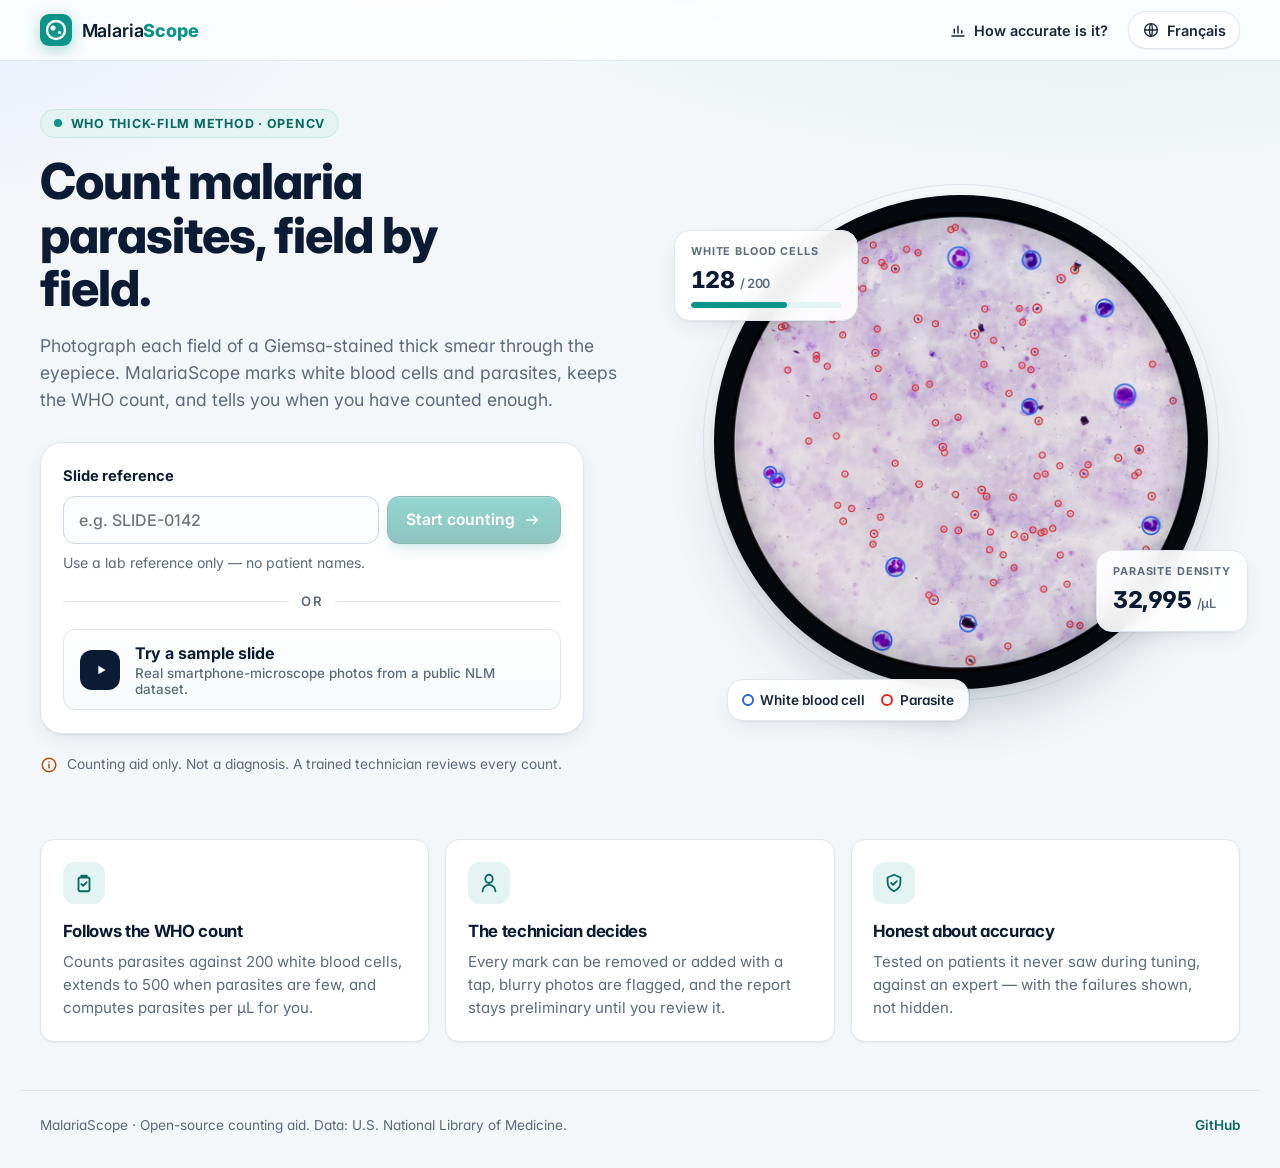
<file: public/index.html>
<!doctype html>
<html lang="en">
<head>
  <meta charset="utf-8">
  <meta name="viewport" content="width=device-width, initial-scale=1">
  <title>MalariaScope — thick-smear counting aid</title>
  <meta name="description" content="Counts malaria parasites against white blood cells on thick blood smear photos, field by field, following the WHO method.">
  <meta name="theme-color" content="#0B1B33">
  <link rel="icon" href="data:image/svg+xml,%3Csvg xmlns='http://www.w3.org/2000/svg' viewBox='0 0 32 32'%3E%3Crect width='32' height='32' rx='9' fill='%230D9488'/%3E%3Ccircle cx='16' cy='16' r='9' fill='none' stroke='%23fff' stroke-width='2.4'/%3E%3Ccircle cx='13' cy='14' r='2.6' fill='%23fff'/%3E%3Ccircle cx='19.5' cy='18.5' r='1.6' fill='%23fff'/%3E%3C/svg%3E">
  <link rel="preconnect" href="https://fonts.googleapis.com">
  <link rel="preconnect" href="https://fonts.gstatic.com" crossorigin>
  <link rel="stylesheet" href="https://fonts.googleapis.com/css2?family=Inter:wght@400;500;600;700;800&display=swap">
  <link rel="stylesheet" href="styles.css">
</head>
<body>
  <svg width="0" height="0" style="position:absolute" aria-hidden="true">
    <symbol id="i-logo" viewBox="0 0 32 32"><rect width="32" height="32" rx="9" fill="currentColor"/><circle cx="16" cy="16" r="9" fill="none" stroke="#fff" stroke-width="2.4"/><circle cx="13" cy="14" r="2.6" fill="#fff"/><circle cx="19.5" cy="18.5" r="1.6" fill="#fff"/></symbol>
    <symbol id="i-upload" viewBox="0 0 24 24"><path d="M12 16V4m0 0-5 5m5-5 5 5M4 16v3a1 1 0 0 0 1 1h14a1 1 0 0 0 1-1v-3" fill="none" stroke="currentColor" stroke-width="2" stroke-linecap="round" stroke-linejoin="round"/></symbol>
    <symbol id="i-check" viewBox="0 0 24 24"><path d="m5 12.5 4.5 4.5L19 7.5" fill="none" stroke="currentColor" stroke-width="2.4" stroke-linecap="round" stroke-linejoin="round"/></symbol>
    <symbol id="i-x" viewBox="0 0 24 24"><path d="M6 6l12 12M18 6 6 18" fill="none" stroke="currentColor" stroke-width="2" stroke-linecap="round"/></symbol>
    <symbol id="i-plus" viewBox="0 0 24 24"><path d="M12 5v14M5 12h14" fill="none" stroke="currentColor" stroke-width="2.2" stroke-linecap="round"/></symbol>
    <symbol id="i-arrow" viewBox="0 0 24 24"><path d="M5 12h14m-5-5 5 5-5 5" fill="none" stroke="currentColor" stroke-width="2" stroke-linecap="round" stroke-linejoin="round"/></symbol>
    <symbol id="i-play" viewBox="0 0 24 24"><path d="M8 5.5v13l11-6.5z" fill="currentColor"/></symbol>
    <symbol id="i-chart" viewBox="0 0 24 24"><path d="M4 20h16M7 16v-5m5 5V7m5 9v-3" fill="none" stroke="currentColor" stroke-width="2" stroke-linecap="round"/></symbol>
    <symbol id="i-globe" viewBox="0 0 24 24"><circle cx="12" cy="12" r="8.5" fill="none" stroke="currentColor" stroke-width="1.8"/><path d="M3.5 12h17M12 3.5c2.5 2.6 2.5 14.4 0 17M12 3.5c-2.5 2.6-2.5 14.4 0 17" fill="none" stroke="currentColor" stroke-width="1.8"/></symbol>
    <symbol id="i-protocol" viewBox="0 0 24 24"><path d="M9 4h6m-7 2h8a2 2 0 0 1 2 2v11a2 2 0 0 1-2 2H8a2 2 0 0 1-2-2V8a2 2 0 0 1 2-2Zm1 7 2 2 4-4" fill="none" stroke="currentColor" stroke-width="2" stroke-linecap="round" stroke-linejoin="round"/></symbol>
    <symbol id="i-hand" viewBox="0 0 24 24"><path d="M12 3a4 4 0 0 1 4 4v1a4 4 0 0 1-8 0V7a4 4 0 0 1 4-4Zm-7 18a7 7 0 0 1 14 0" fill="none" stroke="currentColor" stroke-width="2" stroke-linecap="round"/></symbol>
    <symbol id="i-shield" viewBox="0 0 24 24"><path d="M12 3 5 6v5c0 4.5 3 8.3 7 10 4-1.7 7-5.5 7-10V6l-7-3Zm-3 9 2 2 4-4" fill="none" stroke="currentColor" stroke-width="2" stroke-linecap="round" stroke-linejoin="round"/></symbol>
    <symbol id="i-print" viewBox="0 0 24 24"><path d="M7 9V4h10v5M7 17H5a1 1 0 0 1-1-1v-6a1 1 0 0 1 1-1h14a1 1 0 0 1 1 1v6a1 1 0 0 1-1 1h-2M7 14h10v6H7z" fill="none" stroke="currentColor" stroke-width="2" stroke-linejoin="round"/></symbol>
    <symbol id="i-back" viewBox="0 0 24 24"><path d="M19 12H5m5 5-5-5 5-5" fill="none" stroke="currentColor" stroke-width="2" stroke-linecap="round" stroke-linejoin="round"/></symbol>
    <symbol id="i-warn" viewBox="0 0 24 24"><path d="M12 4 2.8 19.5h18.4L12 4Zm0 6v4.5m0 2.5v.01" fill="none" stroke="currentColor" stroke-width="2" stroke-linecap="round" stroke-linejoin="round"/></symbol>
    <symbol id="i-info" viewBox="0 0 24 24"><circle cx="12" cy="12" r="9" fill="none" stroke="currentColor" stroke-width="2"/><path d="M12 11v5m0-8v.01" fill="none" stroke="currentColor" stroke-width="2" stroke-linecap="round"/></symbol>
  </svg>

  <header class="topbar">
    <div class="topbar-inner">
      <button class="brand" id="brand" type="button" data-i18n-aria="nav.home" aria-label="MalariaScope home">
        <svg class="brand-mark" aria-hidden="true"><use href="#i-logo"/></svg>
        <span>Malaria<b>Scope</b></span>
      </button>
      <span class="topbar-ref" id="topbar-ref"></span>
      <nav class="topnav">
        <button class="navlink" id="nav-accuracy" type="button"><svg class="ico" aria-hidden="true"><use href="#i-chart"/></svg><span data-i18n="nav.accuracy">How accurate is it?</span></button>
        <button class="lang" id="lang-btn" type="button" data-i18n-aria="lang.switchAria"><svg class="ico" aria-hidden="true"><use href="#i-globe"/></svg><span data-i18n="lang.switch">Français</span></button>
      </nav>
    </div>
  </header>

  <main>
    <!-- Start screen -->
    <section class="screen" id="screen-start" data-screen="start">
      <div class="hero">
        <div class="hero-copy">
          <span class="eyebrow"><span class="pulse" aria-hidden="true"></span><span data-i18n="hero.eyebrow">WHO thick-film method · OpenCV</span></span>
          <h1 data-i18n="start.title">Count malaria parasites, field by field.</h1>
          <p class="lead" data-i18n="start.lead"></p>

          <div class="start-card">
            <form id="start-form" class="start-form" autocomplete="off">
              <label for="slide-ref" data-i18n="start.refLabel">Slide reference</label>
              <div class="input-row">
                <input id="slide-ref" name="slide-ref" data-i18n-placeholder="start.refPlaceholder" maxlength="40" required>
                <button class="btn primary" id="start-btn" type="submit" disabled><span data-i18n="start.button">Start counting</span><svg class="ico" aria-hidden="true"><use href="#i-arrow"/></svg></button>
              </div>
              <p class="hint" data-i18n="start.refHint"></p>
            </form>
            <div class="or"><span data-i18n="start.or">or</span></div>
            <button class="btn sample" id="sample-btn" type="button">
              <span class="sample-icon" aria-hidden="true"><svg class="ico"><use href="#i-play"/></svg></span>
              <span class="sample-text"><b data-i18n="start.sample">Try a sample slide</b><small data-i18n="start.sampleHint"></small></span>
            </button>
          </div>
          <p class="disclaimer"><svg class="ico" aria-hidden="true"><use href="#i-info"/></svg><span data-i18n="disclaimer"></span></p>
        </div>

        <div class="hero-visual" aria-hidden="true">
          <div class="scope">
            <img src="img/hero.jpg" alt="" width="960" height="960">
          </div>
          <div class="chip chip-a">
            <span class="chip-label" data-i18n="panel.wbc">White blood cells</span>
            <span class="chip-value">128 <small>/ 200</small></span>
            <span class="chip-bar"><i style="width:64%"></i></span>
          </div>
          <div class="chip chip-b">
            <span class="chip-label" data-i18n="report.density">Parasite density</span>
            <span class="chip-value"><span id="hero-density">32,995</span> <small>/µL</small></span>
          </div>
          <div class="chip chip-c">
            <span><i class="dot wbc"></i><span data-i18n="legend.wbc">White blood cell</span></span>
            <span><i class="dot par"></i><span data-i18n="legend.par">Parasite</span></span>
          </div>
        </div>
      </div>

      <div class="features">
        <article class="feature">
          <span class="feature-icon"><svg class="ico"><use href="#i-protocol"/></svg></span>
          <h3 data-i18n="feat.1.title">Follows the WHO count</h3>
          <p data-i18n="feat.1.text"></p>
        </article>
        <article class="feature">
          <span class="feature-icon"><svg class="ico"><use href="#i-hand"/></svg></span>
          <h3 data-i18n="feat.2.title">The technician decides</h3>
          <p data-i18n="feat.2.text"></p>
        </article>
        <article class="feature">
          <span class="feature-icon"><svg class="ico"><use href="#i-shield"/></svg></span>
          <h3 data-i18n="feat.3.title">Honest about accuracy</h3>
          <p data-i18n="feat.3.text"></p>
        </article>
      </div>
    </section>

    <!-- Counting screen -->
    <section class="screen" id="screen-counting" data-screen="counting" hidden>
      <div class="workspace">
        <div class="stage">
          <div class="stage-head">
            <div class="legend" data-i18n-aria="legend.aria">
              <span><i class="dot wbc"></i><span data-i18n="legend.wbc">White blood cell</span></span>
              <span><i class="dot par"></i><span data-i18n="legend.par">Parasite</span></span>
            </div>
            <span class="badge" id="quality-badge" hidden></span>
          </div>
          <div class="dropzone" id="dropzone">
            <canvas id="field-canvas" hidden></canvas>
            <div class="drop-empty" id="drop-empty">
              <span class="drop-icon" aria-hidden="true"><svg class="ico"><use href="#i-upload"/></svg></span>
              <p class="drop-title" id="drop-title"></p>
              <p class="hint" data-i18n="count.dropHint"></p>
              <button class="btn primary" id="pick-btn" type="button"><svg class="ico" aria-hidden="true"><use href="#i-upload"/></svg><span data-i18n="count.choose">Choose photo</span></button>
              <button class="btn primary" id="next-sample-btn" type="button" hidden><svg class="ico" aria-hidden="true"><use href="#i-play"/></svg><span data-i18n="count.nextSample">Next sample field</span></button>
            </div>
            <div class="busy" id="busy" hidden><span class="spinner" aria-hidden="true"></span><span data-i18n="count.analysing">Analysing…</span></div>
          </div>
          <input id="file-input" type="file" accept="image/*" hidden>
          <p class="error" id="field-error" role="alert" hidden></p>
          <div class="thumbs" id="thumbs" data-i18n-aria="thumbs.aria"></div>
        </div>

        <aside class="panel">
          <div class="ring-block">
            <svg class="ring" viewBox="0 0 120 120" aria-hidden="true">
              <circle class="ring-track" cx="60" cy="60" r="52"/>
              <circle class="ring-fill" id="wbc-ring" cx="60" cy="60" r="52"/>
            </svg>
            <div class="ring-center">
              <span class="ring-value" id="wbc-progress">0 / 200</span>
              <span class="label" data-i18n="panel.wbc">White blood cells</span>
            </div>
          </div>
          <div class="stats">
            <div class="stat par"><span class="label" data-i18n="panel.parasites">Parasites</span><span class="big" id="par-total">0</span></div>
            <div class="stat"><span class="label" data-i18n="panel.fields">Fields</span><span class="big" id="fields-total">0</span></div>
          </div>
          <p class="guidance" id="guidance"></p>

          <div class="field-box" id="field-box" hidden>
            <div class="field-head">
              <span class="label" data-i18n="panel.thisField">This field</span>
              <div class="field-counts">
                <span><i class="dot wbc"></i><b id="field-wbc">0</b> <span data-i18n="panel.wbcUnit">WBC</span></span>
                <span><i class="dot par"></i><b id="field-par">0</b> <span data-i18n="panel.parUnit">parasites</span></span>
              </div>
            </div>
            <div class="flag" id="flag" hidden>
              <svg class="ico" aria-hidden="true"><use href="#i-warn"/></svg>
              <div>
                <p id="flag-text"></p>
                <div class="row">
                  <button class="btn small" id="retake-btn" type="button" data-i18n="panel.retake">Retake</button>
                  <button class="btn small secondary" id="use-anyway-btn" type="button" data-i18n="panel.useAnyway">Use anyway</button>
                </div>
              </div>
            </div>
            <div class="tools" id="tools" role="group" data-i18n-aria="panel.toolsAria">
              <span class="hint" data-i18n="panel.toolsHint">Tap a mark to remove it, or add:</span>
              <div class="segmented">
                <button class="tool" id="tool-par" type="button" aria-pressed="false"><svg class="ico" aria-hidden="true"><use href="#i-plus"/></svg><i class="dot par"></i><span data-i18n="panel.addPar">Add parasite</span></button>
                <button class="tool" id="tool-wbc" type="button" aria-pressed="false"><svg class="ico" aria-hidden="true"><use href="#i-plus"/></svg><i class="dot wbc"></i><span data-i18n="panel.addWbc">Add WBC</span></button>
              </div>
            </div>
            <div class="actions">
              <button class="btn primary" id="confirm-btn" type="button"><svg class="ico" aria-hidden="true"><use href="#i-check"/></svg><span data-i18n="panel.confirm">Confirm field</span></button>
              <button class="btn ghost" id="discard-btn" type="button"><svg class="ico" aria-hidden="true"><use href="#i-x"/></svg><span data-i18n="panel.discard">Discard field</span></button>
            </div>
          </div>

          <button class="btn primary wide cta" id="result-btn" type="button" hidden><span data-i18n="panel.result">See result</span><svg class="ico" aria-hidden="true"><use href="#i-arrow"/></svg></button>
          <button class="btn ghost wide" id="new-slide-btn" type="button" data-i18n="panel.newSlide">New slide</button>
        </aside>
      </div>
    </section>

    <!-- Result screen -->
    <section class="screen" id="screen-result" data-screen="result" hidden>
      <article class="report" id="report">
        <header class="report-head">
          <div class="report-brand">
            <svg class="brand-mark" aria-hidden="true"><use href="#i-logo"/></svg>
            <div>
              <p class="label" data-i18n="report.kicker">MalariaScope count report</p>
              <h1 id="r-ref">—</h1>
              <p class="muted" id="r-date"></p>
            </div>
          </div>
          <span class="status preliminary" id="r-status"></span>
        </header>
        <div class="density">
          <span class="label" data-i18n="report.density">Parasite density</span>
          <p class="density-value" id="r-density">—</p>
          <p class="formula" id="r-formula"></p>
        </div>
        <div class="stats three">
          <div class="stat"><span class="label" data-i18n="report.fields">Fields examined</span><span class="big" id="r-fields">0</span></div>
          <div class="stat"><span class="label" data-i18n="report.wbc">WBC counted</span><span class="big" id="r-wbc">0</span></div>
          <div class="stat par"><span class="label" data-i18n="report.par">Parasites counted</span><span class="big" id="r-par">0</span></div>
        </div>
        <div class="table-wrap">
          <table class="table" id="r-table">
            <thead><tr><th data-i18n="report.thField">Field</th><th data-i18n="report.thWbc">WBC</th><th data-i18n="report.thPar">Parasites</th><th data-i18n="report.thNote">Note</th></tr></thead>
            <tbody></tbody>
          </table>
        </div>
        <label class="check no-print">
          <input type="checkbox" id="review-check"> <span data-i18n="report.check">I have reviewed these counts</span>
        </label>
        <p class="disclaimer"><svg class="ico" aria-hidden="true"><use href="#i-info"/></svg><span data-i18n="report.method"></span></p>
        <div class="row no-print">
          <button class="btn primary" id="print-btn" type="button"><svg class="ico" aria-hidden="true"><use href="#i-print"/></svg><span data-i18n="report.print">Print report</span></button>
          <button class="btn ghost" id="back-btn" type="button"><svg class="ico" aria-hidden="true"><use href="#i-back"/></svg><span data-i18n="report.back">Back to counting</span></button>
          <button class="btn ghost" id="result-new-btn" type="button" data-i18n="panel.newSlide">New slide</button>
        </div>
      </article>
    </section>

    <!-- Evaluation screen -->
    <section class="screen" id="screen-evaluation" data-screen="evaluation" hidden>
      <div class="eval" id="eval">
        <span class="eyebrow"><span data-i18n="eval.eyebrow">Held-out evaluation</span></span>
        <h1 data-i18n="eval.title">How accurate is it?</h1>
        <p class="lead" id="eval-intro"></p>
        <div id="eval-body"></div>
      </div>
    </section>
  </main>

  <footer class="footer">
    <span>MalariaScope · <span data-i18n="footer.text">Open-source counting aid. Data: U.S. National Library of Medicine.</span></span>
    <a href="https://github.com/Leandre99/MalariaScope" target="_blank" rel="noopener">GitHub</a>
  </footer>

  <dialog id="confirm-dialog">
    <form method="dialog">
      <p id="confirm-text"></p>
      <div class="row">
        <button class="btn ghost" value="cancel" data-i18n="dialog.keep">Keep counting</button>
        <button class="btn danger" value="ok" data-i18n="dialog.discard">Discard</button>
      </div>
    </form>
  </dialog>

  <script src="i18n.js"></script>
  <script src="protocol.js"></script>
  <script src="app.js"></script>
</body>
</html>
</file>
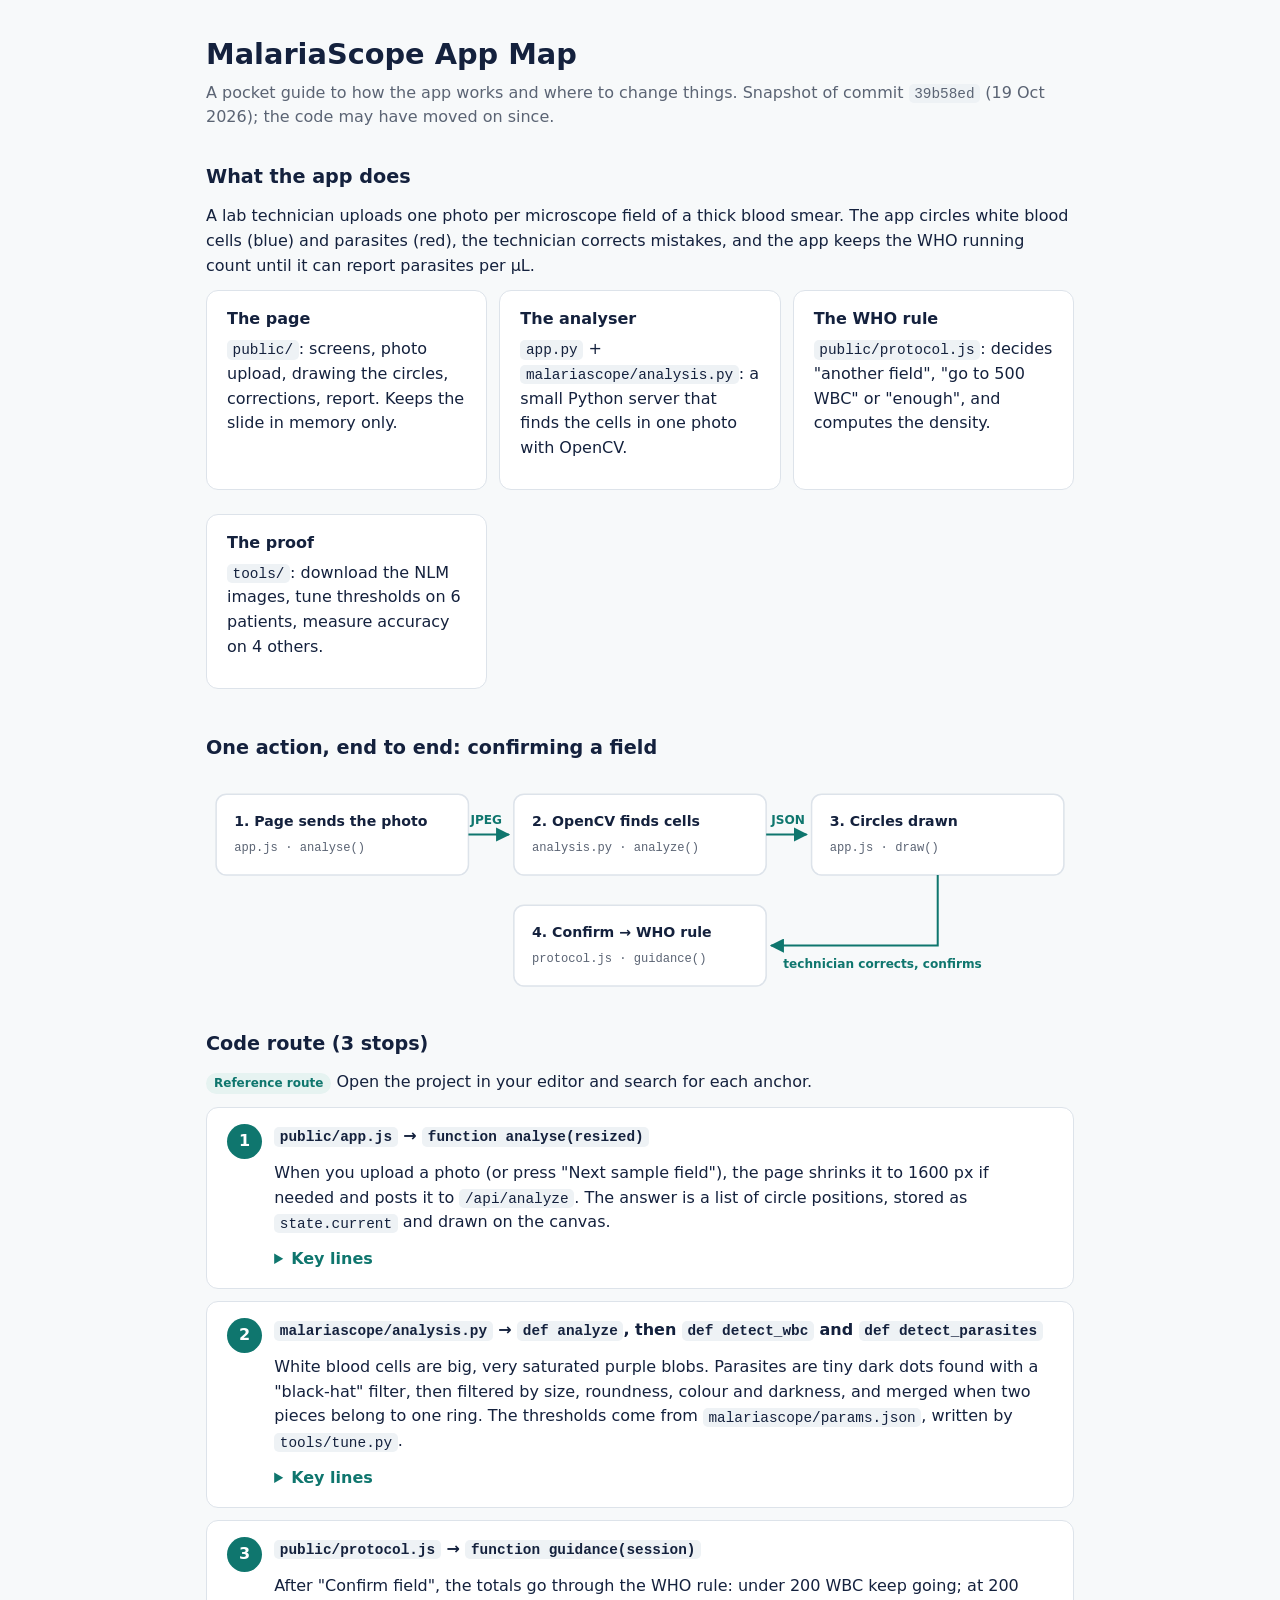
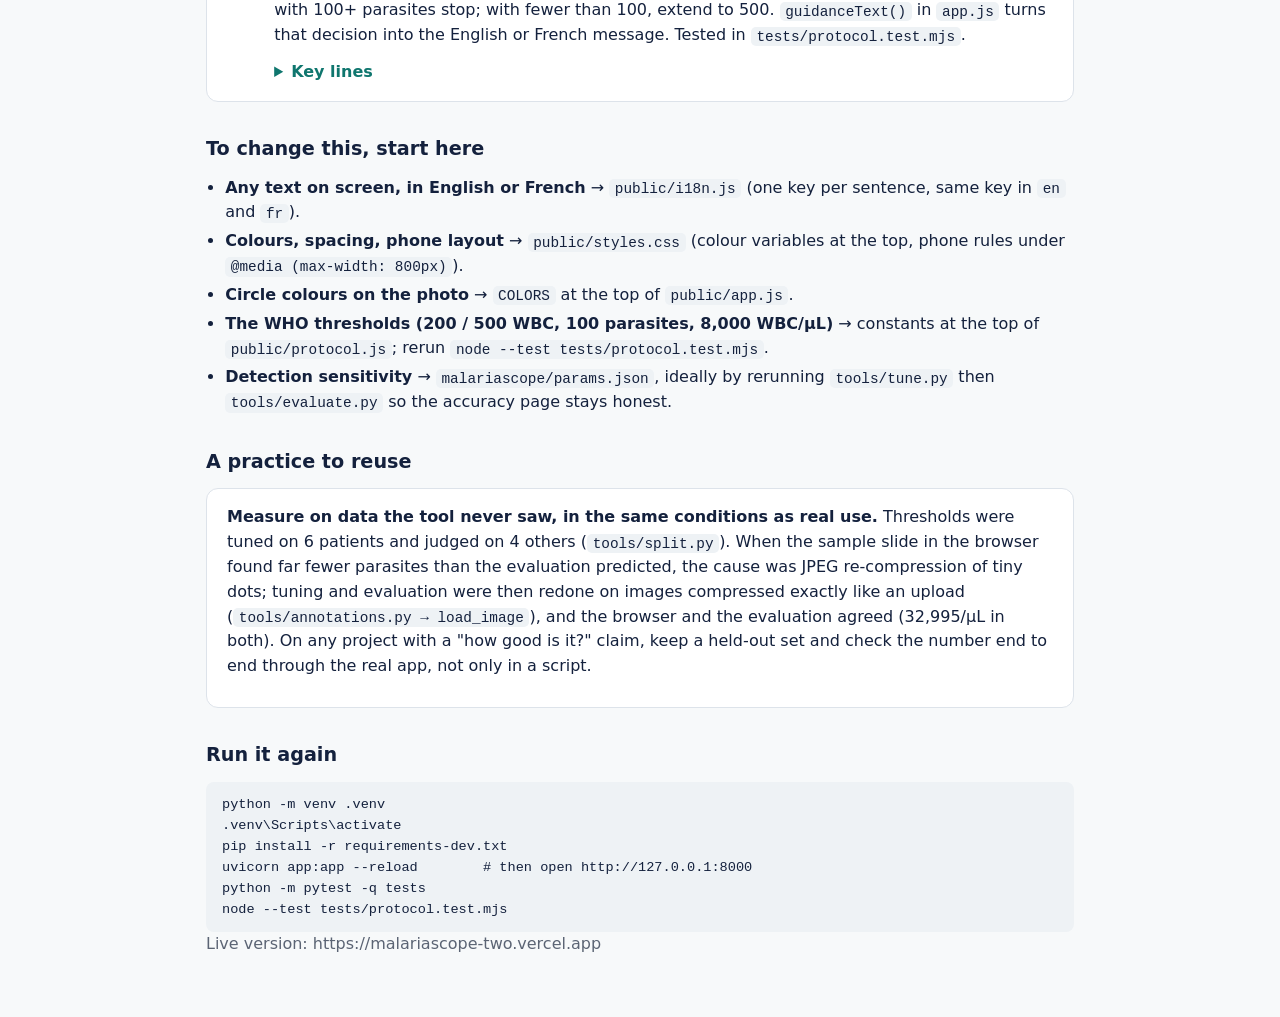
<file: devpost/app-map.html>
<!doctype html>
<html lang="en">
<head>
<meta charset="utf-8">
<meta name="viewport" content="width=device-width, initial-scale=1">
<title>MalariaScope App Map</title>
<style>
  :root {
    --bg: #F7F9FA; --surface: #FFFFFF; --text: #14213D; --muted: #5B6474; --line: #DDE3EA;
    --accent: #0F766E; --accent-soft: #E6F3F1; --wbc: #2563EB; --par: #DC2626; --code-bg: #EEF2F5;
  }
  @media (prefers-color-scheme: dark) {
    :root {
      --bg: #0E141B; --surface: #151D27; --text: #E6EBF1; --muted: #9AA6B5; --line: #2A3542;
      --accent: #2DD4BF; --accent-soft: #123A37; --wbc: #60A5FA; --par: #F87171; --code-bg: #1C2632;
    }
  }
  * { box-sizing: border-box; }
  body { margin: 0; background: var(--bg); color: var(--text); font: 16px/1.55 system-ui, "Segoe UI", Roboto, sans-serif; }
  main { max-width: 900px; margin: 0 auto; padding: 2rem 1rem 3rem; }
  h1 { font-size: 1.8rem; margin: 0 0 .25rem; }
  h2 { font-size: 1.2rem; margin: 2rem 0 .75rem; }
  p { margin: 0 0 .75rem; }
  .muted { color: var(--muted); }
  .card { background: var(--surface); border: 1px solid var(--line); border-radius: 12px; padding: 1rem 1.25rem; margin-bottom: .75rem; }
  .pieces { display: grid; grid-template-columns: repeat(auto-fit, minmax(240px, 1fr)); gap: .75rem; }
  .pieces h3 { margin: 0 0 .3rem; font-size: 1rem; }
  code { background: var(--code-bg); padding: .1rem .35rem; border-radius: 5px; font-size: .9em; word-break: break-word; }
  pre { background: var(--code-bg); padding: .75rem 1rem; border-radius: 8px; overflow-x: auto; font-size: .85rem; margin: .5rem 0 0; }
  .stop { display: grid; grid-template-columns: 2.2rem 1fr; gap: .75rem; }
  .num { width: 2.2rem; height: 2.2rem; border-radius: 50%; background: var(--accent); color: var(--surface); display: grid; place-items: center; font-weight: 700; }
  details summary { cursor: pointer; font-weight: 600; color: var(--accent); margin-top: .4rem; }
  details summary:focus-visible { outline: 3px solid var(--accent); outline-offset: 2px; }
  ul { margin: .25rem 0 .5rem; padding-left: 1.2rem; }
  li { margin: .25rem 0; }
  svg { width: 100%; height: auto; display: block; }
  .svg-box { fill: var(--surface); stroke: var(--line); stroke-width: 1.5; }
  .svg-text { fill: var(--text); font: 600 14px system-ui, sans-serif; }
  .svg-sub { fill: var(--muted); font: 12px ui-monospace, Consolas, monospace; }
  .svg-arrow { stroke: var(--accent); stroke-width: 2; fill: none; }
  .svg-head { fill: var(--accent); }
  .svg-label { fill: var(--accent); font: 600 12px system-ui, sans-serif; }
  .tag { display: inline-block; font-size: .75rem; font-weight: 700; padding: .1rem .5rem; border-radius: 99px; background: var(--accent-soft); color: var(--accent); }
</style>
</head>
<body>
<main>
  <h1>MalariaScope App Map</h1>
  <p class="muted">A pocket guide to how the app works and where to change things. Snapshot of commit <code>39b58ed</code> (19 Oct 2026); the code may have moved on since.</p>

  <h2>What the app does</h2>
  <p>A lab technician uploads one photo per microscope field of a thick blood smear. The app circles white blood cells (blue) and parasites (red), the technician corrects mistakes, and the app keeps the WHO running count until it can report parasites per µL.</p>
  <div class="pieces">
    <div class="card"><h3>The page</h3><p><code>public/</code>: screens, photo upload, drawing the circles, corrections, report. Keeps the slide in memory only.</p></div>
    <div class="card"><h3>The analyser</h3><p><code>app.py</code> + <code>malariascope/analysis.py</code>: a small Python server that finds the cells in one photo with OpenCV.</p></div>
    <div class="card"><h3>The WHO rule</h3><p><code>public/protocol.js</code>: decides "another field", "go to 500 WBC" or "enough", and computes the density.</p></div>
    <div class="card"><h3>The proof</h3><p><code>tools/</code>: download the NLM images, tune thresholds on 6 patients, measure accuracy on 4 others.</p></div>
  </div>

  <h2>One action, end to end: confirming a field</h2>
  <svg viewBox="0 0 860 220" role="img" aria-labelledby="flow-title flow-desc">
    <title id="flow-title">Path of one field photo</title>
    <desc id="flow-desc">The page sends the photo to the analyser, which returns cell positions; the page draws them, and on Confirm the WHO rule updates the totals and guidance.</desc>
    <defs><marker id="h" viewBox="0 0 10 10" refX="9" refY="5" markerWidth="7" markerHeight="7" orient="auto"><path d="M0,0 L10,5 L0,10 z" class="svg-head"/></marker></defs>
    <rect class="svg-box" x="10" y="20" width="250" height="80" rx="10"/>
    <text class="svg-text" x="28" y="52">1. Page sends the photo</text>
    <text class="svg-sub" x="28" y="76">app.js · analyse()</text>
    <rect class="svg-box" x="305" y="20" width="250" height="80" rx="10"/>
    <text class="svg-text" x="323" y="52">2. OpenCV finds cells</text>
    <text class="svg-sub" x="323" y="76">analysis.py · analyze()</text>
    <rect class="svg-box" x="600" y="20" width="250" height="80" rx="10"/>
    <text class="svg-text" x="618" y="52">3. Circles drawn</text>
    <text class="svg-sub" x="618" y="76">app.js · draw()</text>
    <rect class="svg-box" x="305" y="130" width="250" height="80" rx="10"/>
    <text class="svg-text" x="323" y="162">4. Confirm → WHO rule</text>
    <text class="svg-sub" x="323" y="186">protocol.js · guidance()</text>
    <path class="svg-arrow" d="M260 60 H300" marker-end="url(#h)"/>
    <text class="svg-label" x="262" y="50">JPEG</text>
    <path class="svg-arrow" d="M555 60 H595" marker-end="url(#h)"/>
    <text class="svg-label" x="560" y="50">JSON</text>
    <path class="svg-arrow" d="M725 100 V170 H560" marker-end="url(#h)"/>
    <text class="svg-label" x="572" y="192">technician corrects, confirms</text>
  </svg>

  <h2>Code route (3 stops)</h2>
  <p><span class="tag">Reference route</span> Open the project in your editor and search for each anchor.</p>

  <div class="card stop">
    <div class="num">1</div>
    <div>
      <p><strong><code>public/app.js</code> → <code>function analyse(resized)</code></strong></p>
      <p>When you upload a photo (or press "Next sample field"), the page shrinks it to 1600 px if needed and posts it to <code>/api/analyze</code>. The answer is a list of circle positions, stored as <code>state.current</code> and drawn on the canvas.</p>
      <details><summary>Key lines</summary>
<pre>form.append("image", resized.blob, "field.jpg");
return fetch("/api/analyze", { method: "POST", body: form })</pre>
      </details>
    </div>
  </div>

  <div class="card stop">
    <div class="num">2</div>
    <div>
      <p><strong><code>malariascope/analysis.py</code> → <code>def analyze</code>, then <code>def detect_wbc</code> and <code>def detect_parasites</code></strong></p>
      <p>White blood cells are big, very saturated purple blobs. Parasites are tiny dark dots found with a "black-hat" filter, then filtered by size, roundness, colour and darkness, and merged when two pieces belong to one ring. The thresholds come from <code>malariascope/params.json</code>, written by <code>tools/tune.py</code>.</p>
      <details><summary>Key lines</summary>
<pre>wbc, wbc_blob = detect_wbc(hsv, mask, p)
parasites = detect_parasites(img, hsv, mask, wbc_blob, p)</pre>
      </details>
    </div>
  </div>

  <div class="card stop">
    <div class="num">3</div>
    <div>
      <p><strong><code>public/protocol.js</code> → <code>function guidance(session)</code></strong></p>
      <p>After "Confirm field", the totals go through the WHO rule: under 200 WBC keep going; at 200 with 100+ parasites stop; with fewer than 100, extend to 500. <code>guidanceText()</code> in <code>app.js</code> turns that decision into the English or French message. Tested in <code>tests/protocol.test.mjs</code>.</p>
      <details><summary>Key lines</summary>
<pre>if (parasites &gt;= PARASITE_THRESHOLD) {
  return { target: FIRST_TARGET, remainingWbc: 0, canFinish: true, ... };
}</pre>
      </details>
    </div>
  </div>

  <h2>To change this, start here</h2>
  <ul>
    <li><strong>Any text on screen, in English or French</strong> → <code>public/i18n.js</code> (one key per sentence, same key in <code>en</code> and <code>fr</code>).</li>
    <li><strong>Colours, spacing, phone layout</strong> → <code>public/styles.css</code> (colour variables at the top, phone rules under <code>@media (max-width: 800px)</code>).</li>
    <li><strong>Circle colours on the photo</strong> → <code>COLORS</code> at the top of <code>public/app.js</code>.</li>
    <li><strong>The WHO thresholds (200 / 500 WBC, 100 parasites, 8,000 WBC/µL)</strong> → constants at the top of <code>public/protocol.js</code>; rerun <code>node --test tests/protocol.test.mjs</code>.</li>
    <li><strong>Detection sensitivity</strong> → <code>malariascope/params.json</code>, ideally by rerunning <code>tools/tune.py</code> then <code>tools/evaluate.py</code> so the accuracy page stays honest.</li>
  </ul>

  <h2>A practice to reuse</h2>
  <div class="card">
    <p><strong>Measure on data the tool never saw, in the same conditions as real use.</strong> Thresholds were tuned on 6 patients and judged on 4 others (<code>tools/split.py</code>). When the sample slide in the browser found far fewer parasites than the evaluation predicted, the cause was JPEG re-compression of tiny dots; tuning and evaluation were then redone on images compressed exactly like an upload (<code>tools/annotations.py → load_image</code>), and the browser and the evaluation agreed (32,995/µL in both). On any project with a "how good is it?" claim, keep a held-out set and check the number end to end through the real app, not only in a script.</p>
  </div>

  <h2>Run it again</h2>
<pre>python -m venv .venv
.venv\Scripts\activate
pip install -r requirements-dev.txt
uvicorn app:app --reload        # then open http://127.0.0.1:8000
python -m pytest -q tests
node --test tests/protocol.test.mjs</pre>
  <p class="muted">Live version: https://malariascope-two.vercel.app</p>
</main>
</body>
</html>
</file>
<file: public/styles.css>
/* MalariaScope — a calm, precise lab instrument. See devpost/spec.md > Look and Feel. */
:root {
  --bg: #F4F7FA;
  --bg-2: #EAF1F5;
  --surface: #FFFFFF;
  --ink: #0B1B33;
  --text: #18263D;
  --muted: #5D6B7E;
  --line: #E1E7EE;
  --line-2: #CFD8E2;
  --accent: #0D9488;
  --accent-600: #0B7F75;
  --accent-700: #0A6A62;
  --accent-soft: #E3F4F2;
  --wbc: #2563EB;
  --wbc-soft: #E6EEFE;
  --par: #DC2626;
  --par-soft: #FDECEC;
  --warn: #B45309;
  --warn-soft: #FFF4E5;
  --ok: #15803D;
  --ok-soft: #E7F6EC;
  --radius-sm: 10px;
  --radius: 14px;
  --radius-lg: 22px;
  --shadow-sm: 0 1px 2px rgba(11, 27, 51, .06);
  --shadow: 0 1px 2px rgba(11, 27, 51, .05), 0 8px 24px -8px rgba(11, 27, 51, .12);
  --shadow-lg: 0 2px 6px rgba(11, 27, 51, .06), 0 30px 60px -20px rgba(11, 27, 51, .28);
  --font: "Inter", system-ui, "Segoe UI", Roboto, "Helvetica Neue", Arial, sans-serif;
}

* { box-sizing: border-box; }
html, body { margin: 0; }
body {
  background:
    radial-gradient(1200px 500px at 85% -10%, #DDF1EE 0%, rgba(221, 241, 238, 0) 60%),
    radial-gradient(900px 400px at -10% 0%, #E7EEFB 0%, rgba(231, 238, 251, 0) 55%),
    var(--bg);
  background-repeat: no-repeat;
  color: var(--text);
  font: 16px/1.55 var(--font);
  font-feature-settings: "cv11", "ss01";
  -webkit-font-smoothing: antialiased;
  min-height: 100vh;
  display: flex;
  flex-direction: column;
}
[hidden] { display: none !important; }
h1, h2, h3 { color: var(--ink); letter-spacing: -.02em; }
h1 { font-size: clamp(1.9rem, 1.2rem + 2.6vw, 3.1rem); line-height: 1.08; margin: 0 0 1rem; font-weight: 800; }
h2 { font-size: 1.25rem; margin: 2.25rem 0 1rem; font-weight: 700; }
h3 { font-size: 1.05rem; margin: 0 0 .35rem; font-weight: 700; }
p { margin: 0 0 .75rem; }
.label { display: block; font-size: .72rem; font-weight: 700; letter-spacing: .08em; text-transform: uppercase; color: var(--muted); }
.big { display: block; font-size: 1.9rem; font-weight: 800; font-variant-numeric: tabular-nums; line-height: 1.1; color: var(--ink); letter-spacing: -.02em; }
.muted { color: var(--muted); }
.hint { font-size: .88rem; color: var(--muted); margin: 0; }
.lead { font-size: 1.1rem; color: var(--muted); max-width: 38rem; }
.row { display: flex; flex-wrap: wrap; gap: .6rem; align-items: center; }
.ico { width: 18px; height: 18px; flex: none; }

/* ---------- Top bar ---------- */
.topbar {
  position: sticky; top: 0; z-index: 20;
  background: rgba(255, 255, 255, .78);
  backdrop-filter: saturate(160%) blur(12px);
  -webkit-backdrop-filter: saturate(160%) blur(12px);
  border-bottom: 1px solid rgba(225, 231, 238, .9);
}
.topbar-inner { max-width: 1240px; margin: 0 auto; padding: .7rem 1.25rem; display: flex; align-items: center; gap: 1rem; }
.brand { display: flex; align-items: center; gap: .6rem; font: 600 1.12rem var(--font); color: var(--ink); background: none; border: 0; padding: 0; cursor: pointer; letter-spacing: -.01em; }
.brand b { color: var(--accent); font-weight: 800; }
.brand-mark { width: 32px; height: 32px; color: var(--accent); filter: drop-shadow(0 4px 8px rgba(13, 148, 136, .35)); }
.topbar-ref {
  font: 600 .82rem var(--font); color: var(--muted); font-variant-numeric: tabular-nums;
  background: var(--bg-2); padding: .25rem .6rem; border-radius: 99px;
}
.topbar-ref:empty { display: none; }
.topnav { margin-left: auto; display: flex; align-items: center; gap: .4rem; }
.navlink, .lang {
  display: inline-flex; align-items: center; gap: .45rem; min-height: 38px; padding: .4rem .8rem;
  border-radius: 99px; border: 1px solid transparent; background: transparent; color: var(--text);
  font: 600 .9rem var(--font); cursor: pointer; transition: background .15s, border-color .15s, color .15s;
}
.navlink:hover { background: var(--bg-2); color: var(--accent-700); }
.lang { border-color: var(--line); background: var(--surface); box-shadow: var(--shadow-sm); }
.lang:hover { border-color: var(--accent); color: var(--accent-700); }

main { width: 100%; max-width: 1240px; margin: 0 auto; padding: 1.5rem 1.25rem 3rem; flex: 1; }

/* ---------- Buttons ---------- */
.btn {
  display: inline-flex; align-items: center; justify-content: center; gap: .5rem;
  min-height: 46px; padding: .65rem 1.15rem; border-radius: 12px;
  border: 1px solid var(--line-2); background: var(--surface); color: var(--text);
  font: 600 .98rem var(--font); cursor: pointer; white-space: nowrap;
  transition: transform .08s ease, box-shadow .15s ease, background .15s ease, border-color .15s ease;
}
.btn:hover:not(:disabled) { border-color: var(--accent); }
.btn:active:not(:disabled) { transform: translateY(1px); }
.btn:disabled { opacity: .45; cursor: not-allowed; }
.btn.primary {
  background: linear-gradient(180deg, #11A598 0%, var(--accent-600) 100%);
  border-color: var(--accent-700); color: #fff;
  box-shadow: 0 1px 0 rgba(255, 255, 255, .25) inset, 0 6px 16px -6px rgba(13, 148, 136, .7);
}
.btn.primary:hover:not(:disabled) { background: linear-gradient(180deg, #0F9A8E 0%, var(--accent-700) 100%); border-color: var(--accent-700); }
.btn.secondary { border-color: var(--accent); color: var(--accent-700); background: var(--accent-soft); }
.btn.ghost { background: transparent; border-color: var(--line); }
.btn.ghost:hover:not(:disabled) { background: var(--surface); }
.btn.danger { background: var(--par); border-color: var(--par); color: #fff; }
.btn.small { min-height: 36px; padding: .35rem .8rem; font-size: .88rem; border-radius: 10px; }
.btn.wide { width: 100%; }
.btn.cta { min-height: 52px; font-size: 1.02rem; }
.btn:focus-visible, .tool:focus-visible, .navlink:focus-visible, .lang:focus-visible, input:focus-visible, .brand:focus-visible {
  outline: 3px solid rgba(13, 148, 136, .35); outline-offset: 2px;
}

/* ---------- Start: hero ---------- */
.hero { display: grid; grid-template-columns: minmax(0, 1.05fr) minmax(0, 1fr); gap: 3.5rem; align-items: center; padding: 1.5rem 0 1rem; }
.eyebrow {
  display: inline-flex; align-items: center; gap: .55rem; margin-bottom: 1.1rem;
  font: 700 .78rem var(--font); letter-spacing: .06em; text-transform: uppercase; color: var(--accent-700);
  background: var(--accent-soft); border: 1px solid #C6E9E5; padding: .35rem .8rem; border-radius: 99px;
}
.pulse { width: 8px; height: 8px; border-radius: 50%; background: var(--accent); box-shadow: 0 0 0 0 rgba(13, 148, 136, .6); animation: pulse 2s infinite; }
@keyframes pulse { 70% { box-shadow: 0 0 0 8px rgba(13, 148, 136, 0); } 100% { box-shadow: 0 0 0 0 rgba(13, 148, 136, 0); } }
.hero-copy h1 { max-width: 15ch; }

.start-card {
  margin-top: 1.75rem; background: var(--surface); border: 1px solid var(--line);
  border-radius: var(--radius-lg); padding: 1.4rem; box-shadow: var(--shadow); max-width: 34rem;
}
.start-form { display: grid; gap: .5rem; }
.start-form label { font-weight: 700; color: var(--ink); font-size: .92rem; }
.input-row { display: flex; gap: .5rem; }
.input-row input {
  flex: 1; min-width: 0; min-height: 48px; padding: .6rem .9rem; font: 500 1rem var(--font);
  border: 1px solid var(--line-2); border-radius: 12px; color: var(--ink); background: #FBFCFD;
  transition: border-color .15s, box-shadow .15s, background .15s;
}
.input-row input:focus { border-color: var(--accent); background: #fff; box-shadow: 0 0 0 4px rgba(13, 148, 136, .12); outline: none; }
.or { display: flex; align-items: center; gap: .75rem; color: var(--muted); margin: 1.1rem 0; font-size: .82rem; font-weight: 600; text-transform: uppercase; letter-spacing: .08em; }
.or::before, .or::after { content: ""; flex: 1; height: 1px; background: var(--line); }
.btn.sample {
  width: 100%; justify-content: flex-start; gap: .9rem; padding: .8rem 1rem; min-height: 64px;
  background: linear-gradient(180deg, #FFFFFF, #F6FAFB); border-color: var(--line); text-align: left; white-space: normal;
}
.btn.sample:hover:not(:disabled) { border-color: var(--accent); box-shadow: var(--shadow); }
.sample-icon { width: 40px; height: 40px; border-radius: 12px; display: grid; place-items: center; background: var(--ink); color: #fff; flex: none; }
.sample-icon .ico { width: 16px; height: 16px; margin-left: 2px; }
.sample-text { display: grid; gap: .1rem; }
.sample-text b { color: var(--ink); font-size: 1rem; }
.sample-text small { color: var(--muted); font-weight: 500; font-size: .84rem; }
.disclaimer {
  display: flex; gap: .55rem; align-items: flex-start; font-size: .86rem; color: var(--muted);
  margin: 1.25rem 0 0; max-width: 34rem;
}
.disclaimer .ico { color: var(--warn); margin-top: .12rem; }

.hero-visual { position: relative; padding: 2rem; }
.scope {
  position: relative; aspect-ratio: 1; border-radius: 50%;
  background: #05080D; padding: 3.5%;
  box-shadow: var(--shadow-lg), 0 0 0 10px rgba(255, 255, 255, .7), 0 0 0 11px var(--line);
}
.scope img { display: block; width: 100%; height: 100%; object-fit: cover; border-radius: 50%; }
.scope::after { content: ""; position: absolute; inset: 3.5%; border-radius: 50%; box-shadow: inset 0 0 40px rgba(0, 0, 0, .35); pointer-events: none; }
.chip {
  position: absolute; background: rgba(255, 255, 255, .92); backdrop-filter: blur(10px); -webkit-backdrop-filter: blur(10px);
  border: 1px solid var(--line); border-radius: 16px; padding: .75rem 1rem; box-shadow: var(--shadow); display: grid; gap: .2rem;
}
.chip-label { font-size: .68rem; font-weight: 700; letter-spacing: .08em; text-transform: uppercase; color: var(--muted); }
.chip-value { font-size: 1.45rem; font-weight: 800; color: var(--ink); font-variant-numeric: tabular-nums; letter-spacing: -.02em; }
.chip-value small { font-size: .8rem; font-weight: 600; color: var(--muted); }
.chip-bar { display: block; height: 6px; border-radius: 99px; background: var(--accent-soft); overflow: hidden; width: 150px; }
.chip-bar i { display: block; height: 100%; background: var(--accent); border-radius: 99px; }
.chip-a { left: -.5rem; top: 12%; }
.chip-b { right: -.5rem; bottom: 16%; }
.chip-c { left: 8%; bottom: 0; grid-auto-flow: column; gap: 1rem; font-size: .85rem; font-weight: 600; color: var(--text); padding: .6rem .9rem; }

.features { display: grid; grid-template-columns: repeat(3, 1fr); gap: 1rem; margin-top: 3rem; }
.feature { background: var(--surface); border: 1px solid var(--line); border-radius: var(--radius); padding: 1.35rem; box-shadow: var(--shadow-sm); }
.feature p { color: var(--muted); font-size: .94rem; margin: 0; }
.feature-icon { width: 42px; height: 42px; border-radius: 12px; display: grid; place-items: center; background: var(--accent-soft); color: var(--accent-700); margin-bottom: .9rem; }
.feature-icon .ico { width: 22px; height: 22px; }

/* ---------- Dots / legend ---------- */
.dot { display: inline-block; width: 12px; height: 12px; border-radius: 50%; border: 2.5px solid; margin-right: .4rem; vertical-align: -1px; flex: none; }
.dot.wbc { border-color: var(--wbc); }
.dot.par { border-color: var(--par); }
.legend { display: flex; gap: 1.1rem; color: var(--muted); font-size: .86rem; font-weight: 600; }
.legend > span { display: inline-flex; align-items: center; }

/* ---------- Counting workspace ---------- */
.workspace { display: grid; grid-template-columns: minmax(0, 1fr) 360px; gap: 1.5rem; align-items: start; }
.stage { min-width: 0; }
.stage-head { display: flex; justify-content: space-between; align-items: center; gap: 1rem; margin-bottom: .75rem; min-height: 30px; }
.dropzone {
  position: relative; border-radius: var(--radius-lg); overflow: hidden; min-height: 460px;
  display: grid; place-items: center;
  background: radial-gradient(600px 300px at 50% 30%, #1A2A44 0%, #0B1220 70%);
  box-shadow: var(--shadow-lg); outline: 2px dashed transparent; outline-offset: -10px; transition: outline-color .15s;
}
.dropzone.dragging { outline-color: #5EEAD4; }
#field-canvas { display: block; width: 100%; height: auto; cursor: crosshair; touch-action: manipulation; }
.drop-empty { text-align: center; color: #E8EEF6; padding: 2.5rem; display: grid; justify-items: center; gap: .5rem; }
.drop-icon { width: 64px; height: 64px; border-radius: 20px; display: grid; place-items: center; background: rgba(255, 255, 255, .08); border: 1px solid rgba(255, 255, 255, .14); margin-bottom: .5rem; }
.drop-icon .ico { width: 28px; height: 28px; color: #5EEAD4; }
.drop-empty .hint { color: #9FB0C6; margin-bottom: .75rem; }
.drop-title { font-size: 1.3rem; font-weight: 700; margin: 0; color: #fff; }
.busy {
  position: absolute; inset: 0; display: flex; align-items: center; justify-content: center; gap: .75rem;
  background: rgba(8, 14, 25, .62); backdrop-filter: blur(3px); color: #fff; font-weight: 600; font-size: 1.05rem;
}
.spinner { width: 22px; height: 22px; border-radius: 50%; border: 3px solid rgba(255, 255, 255, .3); border-top-color: #5EEAD4; animation: spin .8s linear infinite; }
@keyframes spin { to { transform: rotate(360deg); } }
.error { color: var(--par); font-weight: 600; margin-top: .75rem; }

.panel {
  background: var(--surface); border: 1px solid var(--line); border-radius: var(--radius-lg);
  padding: 1.35rem; display: grid; gap: 1.1rem; position: sticky; top: 84px; box-shadow: var(--shadow);
}
.ring-block { position: relative; width: 168px; height: 168px; margin: .25rem auto 0; }
.ring { width: 100%; height: 100%; transform: rotate(-90deg); }
.ring-track { fill: none; stroke: var(--accent-soft); stroke-width: 10; }
.ring-fill {
  fill: none; stroke: var(--accent); stroke-width: 10; stroke-linecap: round;
  stroke-dasharray: 326.73; stroke-dashoffset: 326.73; transition: stroke-dashoffset .5s cubic-bezier(.2, .8, .2, 1), stroke .3s;
}
.ring-fill.done { stroke: var(--ok); }
.ring-center { position: absolute; inset: 0; display: grid; place-content: center; text-align: center; gap: .15rem; }
.ring-value { font-size: 1.65rem; font-weight: 800; color: var(--ink); font-variant-numeric: tabular-nums; letter-spacing: -.02em; }
.ring-center .label { font-size: .64rem; max-width: 9rem; }
.stats { display: grid; grid-template-columns: repeat(2, minmax(0, 1fr)); gap: .75rem; }
.panel > *, .field-box > * { min-width: 0; }
.stats.three { grid-template-columns: repeat(3, 1fr); }
.stat { background: var(--bg); border: 1px solid var(--line); border-radius: var(--radius); padding: .8rem .95rem; }
.stat.par .big { color: var(--par); }
.guidance {
  display: flex; gap: .6rem; align-items: flex-start; margin: 0;
  background: var(--accent-soft); color: #0B5952; border: 1px solid #C6E9E5;
  border-radius: var(--radius); padding: .85rem 1rem; font-weight: 600; font-size: .95rem;
}
.guidance::before { content: ""; flex: none; width: 8px; height: 8px; border-radius: 50%; background: var(--accent); margin-top: .45rem; }
.guidance.done { background: var(--ok-soft); color: #14532D; border-color: #C3E8CF; }
.guidance.done::before { background: var(--ok); }

.field-box { border-top: 1px solid var(--line); padding-top: 1.1rem; display: grid; gap: .9rem; }
.field-head { display: flex; justify-content: space-between; align-items: center; gap: .5rem; flex-wrap: wrap; }
.field-counts { display: flex; gap: 1rem; font-size: .95rem; color: var(--muted); }
.field-counts > span { display: inline-flex; align-items: center; gap: .2rem; }
.field-counts b { font-variant-numeric: tabular-nums; color: var(--ink); font-size: 1.1rem; }
.badge { font-size: .78rem; font-weight: 700; padding: .3rem .7rem; border-radius: 99px; background: var(--ok-soft); color: var(--ok); border: 1px solid #C3E8CF; }
.badge.warn { background: var(--warn-soft); color: var(--warn); border-color: #F6D9B2; }
.flag { display: flex; gap: .65rem; background: var(--warn-soft); color: #7A3E06; border: 1px solid #F6D9B2; border-radius: var(--radius); padding: .85rem; font-size: .92rem; }
.flag > .ico { color: var(--warn); margin-top: .1rem; }
.flag p { margin-bottom: .6rem; }
.tools { display: grid; gap: .5rem; }
.segmented { display: grid; grid-template-columns: 1fr 1fr; gap: .4rem; background: var(--bg); border: 1px solid var(--line); border-radius: 12px; padding: .3rem; }
.tool {
  display: inline-flex; align-items: center; justify-content: center; gap: .3rem; min-height: 40px; padding: .35rem .5rem;
  border-radius: 9px; border: 0; background: transparent; font: 600 .86rem var(--font); color: var(--text); cursor: pointer;
}
.tool .ico { width: 14px; height: 14px; }
.tool .dot { margin-right: .1rem; }
.tool:hover { background: rgba(255, 255, 255, .8); }
.tool[aria-pressed="true"] { background: var(--ink); color: #fff; box-shadow: var(--shadow-sm); }
.actions { display: grid; grid-template-columns: minmax(0, 1fr) auto; gap: .5rem; }

.thumbs { display: flex; gap: .75rem; overflow-x: auto; padding: 1rem .1rem .5rem; scrollbar-width: thin; }
.thumb { flex: 0 0 auto; width: 116px; background: var(--surface); border: 1px solid var(--line); border-radius: 12px; overflow: hidden; font-size: .76rem; box-shadow: var(--shadow-sm); }
.thumb img { display: block; width: 100%; height: 80px; object-fit: cover; }
.thumb span { display: block; padding: .35rem .5rem; font-variant-numeric: tabular-nums; color: var(--muted); font-weight: 600; }

/* ---------- Result / report ---------- */
.report {
  max-width: 860px; margin: 0 auto; background: var(--surface); border: 1px solid var(--line);
  border-radius: var(--radius-lg); padding: 2.25rem; display: grid; gap: 1.4rem; box-shadow: var(--shadow);
}
.report-head { display: flex; justify-content: space-between; align-items: flex-start; gap: 1rem; padding-bottom: 1.25rem; border-bottom: 1px solid var(--line); }
.report-brand { display: flex; gap: .9rem; align-items: flex-start; }
.report-brand .brand-mark { width: 40px; height: 40px; margin-top: .2rem; }
.report-head h1 { font-size: 1.6rem; margin: .15rem 0 .2rem; }
.report-head p { margin: 0; }
.status { font-weight: 700; font-size: .82rem; padding: .4rem .8rem; border-radius: 99px; white-space: nowrap; border: 1px solid; }
.status.preliminary { background: var(--warn-soft); color: var(--warn); border-color: #F6D9B2; }
.status.reviewed { background: var(--ok-soft); color: var(--ok); border-color: #C3E8CF; }
.density {
  position: relative; overflow: hidden; border-radius: var(--radius-lg); padding: 1.6rem 1.75rem;
  background: linear-gradient(135deg, #0B1B33 0%, #10314A 55%, #0D5B57 100%); color: #fff;
}
.density::after { content: ""; position: absolute; right: -60px; top: -60px; width: 220px; height: 220px; border-radius: 50%; border: 28px solid rgba(94, 234, 212, .12); }
.density .label { color: #9ED9D2; }
.density-value { font-size: clamp(2rem, 1.4rem + 2.5vw, 3rem); font-weight: 800; font-variant-numeric: tabular-nums; margin: .25rem 0; letter-spacing: -.03em; color: #fff; }
.formula { color: #B8C7D9; font-variant-numeric: tabular-nums; margin: 0; font-size: .92rem; }
.table-wrap { overflow-x: auto; background: var(--surface); border: 1px solid var(--line); border-radius: var(--radius); }
.table { width: 100%; border-collapse: collapse; font-variant-numeric: tabular-nums; font-size: .92rem; }
.table th, .table td { text-align: left; padding: .65rem .9rem; border-bottom: 1px solid var(--line); }
.table tbody tr:last-child td { border-bottom: 0; }
.table tbody tr:nth-child(even) td { background: #FAFBFC; }
.table th { font-size: .7rem; text-transform: uppercase; letter-spacing: .08em; color: var(--muted); background: var(--bg); }
.check { display: flex; gap: .7rem; align-items: center; font-weight: 600; min-height: 48px; padding: .5rem .9rem; border: 1px solid var(--line); border-radius: var(--radius); cursor: pointer; background: var(--bg); }
.check input { width: 22px; height: 22px; accent-color: var(--accent); }

/* ---------- Evaluation ---------- */
.eval { max-width: 1040px; margin: 0 auto; }
.eval h1 { font-size: clamp(1.8rem, 1.3rem + 1.8vw, 2.6rem); }
.metric-grid { display: grid; grid-template-columns: repeat(auto-fit, minmax(210px, 1fr)); gap: .9rem; }
.metric { background: var(--surface); border: 1px solid var(--line); border-radius: var(--radius); padding: 1.1rem 1.2rem; box-shadow: var(--shadow-sm); display: grid; gap: .2rem; align-content: start; }
.metric .big { margin: .15rem 0; font-size: 2rem; }
.metric .hint { font-size: .82rem; }
.meter { display: block; height: 6px; border-radius: 99px; background: var(--bg-2); overflow: hidden; margin-top: .35rem; }
.meter i { display: block; height: 100%; border-radius: 99px; background: var(--accent); }
.eval .muted { max-width: 60rem; }
.callout { display: flex; gap: .7rem; background: var(--warn-soft); border: 1px solid #F6D9B2; color: #7A3E06; border-radius: var(--radius); padding: 1rem 1.1rem; margin-top: 1rem; font-size: .94rem; }
.callout .ico { color: var(--warn); margin-top: .15rem; }
.failures { display: grid; grid-template-columns: repeat(auto-fit, minmax(280px, 1fr)); gap: 1rem; }
.failure { background: var(--surface); border: 1px solid var(--line); border-radius: var(--radius); overflow: hidden; box-shadow: var(--shadow-sm); margin: 0; }
.failure img { display: block; width: 100%; background: #000; }
.failure p { padding: .9rem 1.1rem; margin: 0; font-size: .9rem; color: var(--muted); }
.failure strong { color: var(--ink); }

/* ---------- Footer / dialog ---------- */
.footer {
  max-width: 1240px; width: 100%; margin: 0 auto; padding: 1.5rem 1.25rem 2rem; display: flex; justify-content: space-between; gap: 1rem;
  color: var(--muted); font-size: .85rem; border-top: 1px solid var(--line);
}
.footer a { color: var(--accent-700); font-weight: 600; text-decoration: none; }
.footer a:hover { text-decoration: underline; }
dialog { border: 1px solid var(--line); border-radius: var(--radius-lg); padding: 1.6rem; max-width: 400px; color: var(--text); box-shadow: var(--shadow-lg); }
dialog p { font-weight: 600; color: var(--ink); margin-bottom: 1.2rem; }
dialog::backdrop { background: rgba(11, 27, 51, .45); backdrop-filter: blur(2px); }

/* ---------- Responsive ---------- */
@media (max-width: 1000px) {
  .hero { grid-template-columns: 1fr; gap: 1rem; }
  .hero-visual { max-width: 480px; margin: 0 auto; width: 100%; }
  .workspace { grid-template-columns: minmax(0, 1fr); }
  .panel { position: static; min-width: 0; }
}
@media (max-width: 720px) {
  main { padding: 1rem .9rem 2rem; }
  .topbar-inner { padding: .6rem .9rem; gap: .5rem; }
  .brand { font-size: 1rem; }
  .brand-mark { width: 28px; height: 28px; }
  .navlink span { display: none; }
  .navlink { padding: .4rem .55rem; }
  .topbar-ref { display: none; }
  .actions { grid-template-columns: minmax(0, 1fr); }
  .tool { white-space: normal; text-align: left; }
  .lang { padding: .4rem .6rem; }
  .input-row { flex-direction: column; }
  .start-card { padding: 1.1rem; }
  .hero-visual { padding: 1.25rem .5rem; }
  .chip { padding: .55rem .75rem; }
  .chip-value { font-size: 1.15rem; }
  .chip-bar { width: 110px; }
  .chip-a { left: -.25rem; }
  .chip-b { right: -.25rem; }
  .chip-c { display: none; }
  .features { grid-template-columns: 1fr; margin-top: 1.5rem; }
  .dropzone { min-height: 320px; border-radius: var(--radius); }
  .stage-head .legend { font-size: .8rem; gap: .75rem; }
  .report { padding: 1.25rem; }
  .report-head { flex-direction: column; }
  .stats.three { grid-template-columns: 1fr 1fr; }
  .stats.three .stat:last-child { grid-column: 1 / -1; }
  .footer { flex-direction: column; }
}

@media (prefers-reduced-motion: reduce) {
  *, *::before, *::after { animation: none !important; transition: none !important; }
}

@media print {
  body { background: #fff; }
  .topbar, .footer, .no-print { display: none !important; }
  main { padding: 0; }
  .report { border: 0; padding: 0; max-width: none; box-shadow: none; }
  .density { background: #fff !important; color: var(--ink); border: 2px solid var(--ink); }
  .density-value { color: var(--ink); }
  .density .label, .formula { color: var(--muted); }
  .density::after { display: none; }
  .screen:not(#screen-result) { display: none !important; }
}
</file>
